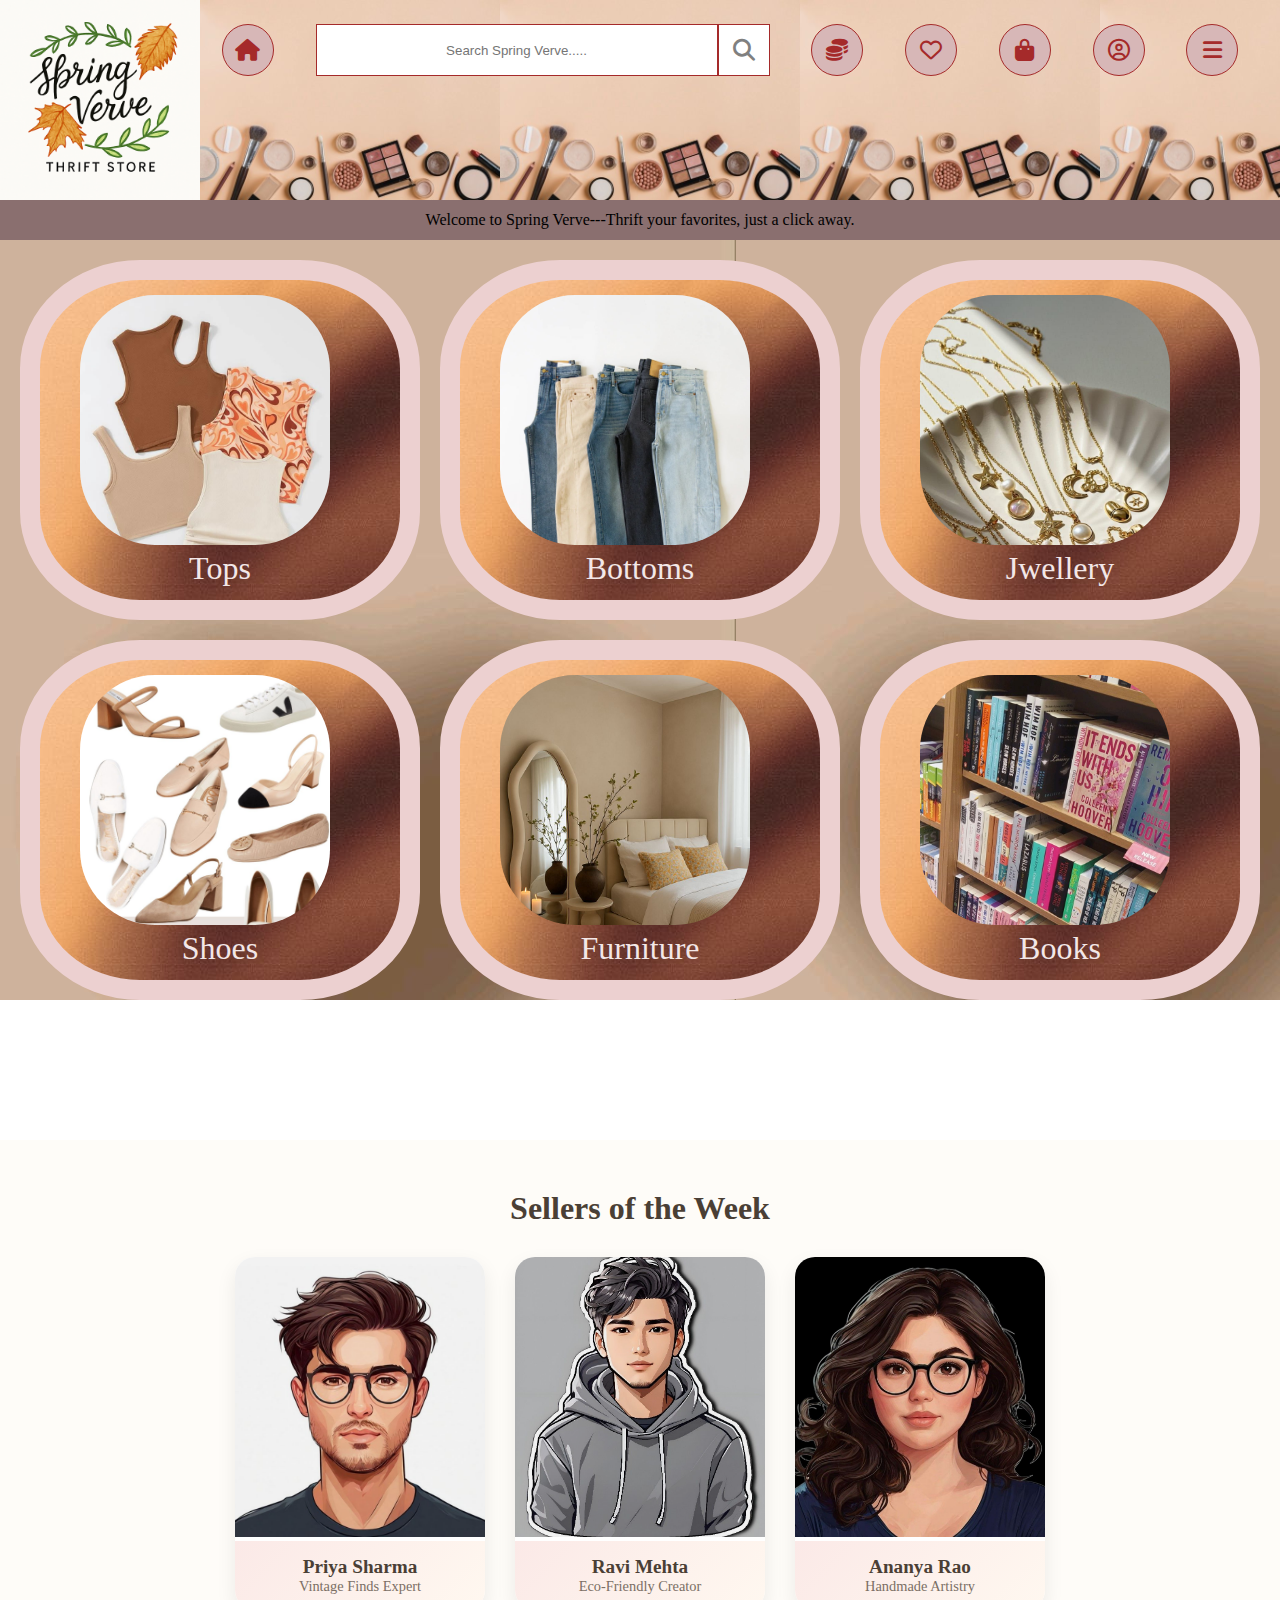
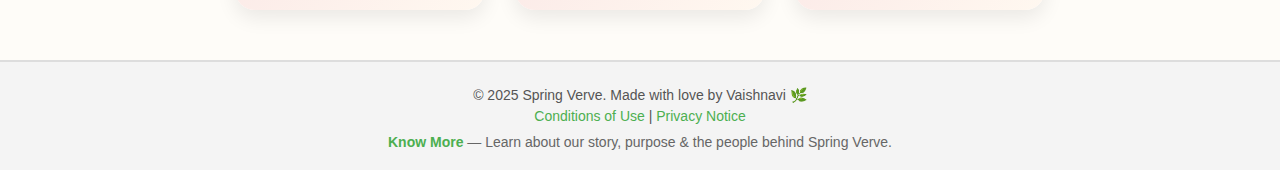
<file: index.html>
<!DOCTYPE html>
<html lang="en">
<head>
    <meta charset="UTF-8">
    <meta name="viewport" content="width=device-width, initial-scale=1.0">
    <title>Spring Verve</title>
    <link rel="stylesheet" href="https://cdnjs.cloudflare.com/ajax/libs/font-awesome/6.7.2/css/all.min.css" integrity="sha512-Evv84Mr4kqVGRNSgIGL/F/aIDqQb7xQ2vcrdIwxfjThSH8CSR7PBEakCr51Ck+w+/U6swU2Im1vVX0SVk9ABhg==" crossorigin="anonymous" referrerpolicy="no-referrer" />
    <link rel="stylesheet" href="style.css">
</head>
<body>
    <header>
        <div class="pannel1">
            <div class="image1">
                <img src="image.png" alt="Spring Verve Logo" class="logo">
            </div>
            <div class="image2" style="background-image: url(img1.jpg);">
                
                    <div class="home-icon  icon" >
                        <i class="fa-solid fa-house"></i>
                    </div>
                    <div class="searchbar">
                      <input placeholder="Search Spring Verve.....">
                      <div class="search-icon icon">
                         <i class="fa-solid fa-magnifying-glass"></i> 
                      </div> 
                    </div>
                    <div class="coin-icon icon">
                        <i class="fa-solid fa-coins"></i>
                    </div>
                    <div class="wishlist-icon icon">
                        <i class="fa-regular fa-heart"></i>
                    </div>
                    <div class="shooping-bag-icon icon">
                        <i class="fa-solid fa-bag-shopping"></i>
                     </div>
                    <div class="profile-icon icon">
                       <i class="fa-regular fa-circle-user"></i>
                    </div>
                    <div class="bars-icon icon">
                       <i class="fa-solid fa-bars"></i>
                    </div>
                                                
            </div>
        </div>
    </header>

    <div class="pannel-2-msg">
        <p id="msg">Welcome to Spring Verve---Thrift your favorites, just a click away.</p>
    </div>

    <div class="shop-section" id="shopSection"></div>

    <div id="productsSection"></div>

    <!-- <div class="pannel-3">Sellers of the week</div> -->

    <section class="sellers-section">
  <h2>Sellers of the Week</h2>
  <div class="sellers-container">
    
    <div class="seller-card">
      <img src="seller-1.jpg" alt="Seller 1">
      <div class="seller-info">
        <h3>Priya Sharma</h3>
        <p>Vintage Finds Expert</p>
      </div>
    </div>

    <div class="seller-card">
      <img src="people-2.jpg" alt="Seller 2">
      <div class="seller-info">
        <h3>Ravi Mehta</h3>
        <p>Eco-Friendly Creator</p>
      </div>
    </div>

    <div class="seller-card">
      <img src="people-3.jpg" alt="Seller 3">
      <div class="seller-info">
        <h3>Ananya Rao</h3>
        <p>Handmade Artistry</p>
      </div>
    </div>

  </div>
</section>


    <footer>
        <div class="fpannel-1">
            
            
            
            
        </div>
        <div class="fpannel-2">
           <div class="copyright">
            <p>&copy; 2025 Spring Verve. Made with love by Vaishnavi 🌿</p>
           <a href="#">Conditions of Use</a> | 
           <a href="#">Privacy Notice</a>
           </div>
           <div class="abt-us">
              <p class="footer-info">
                 <a href="#about">Know More</a> — Learn about our story, purpose & the people behind Spring Verve.
              </p>
           </div>
        </div>
    </footer>

    <script src="script.js"></script>
</body>
</html>
</file>
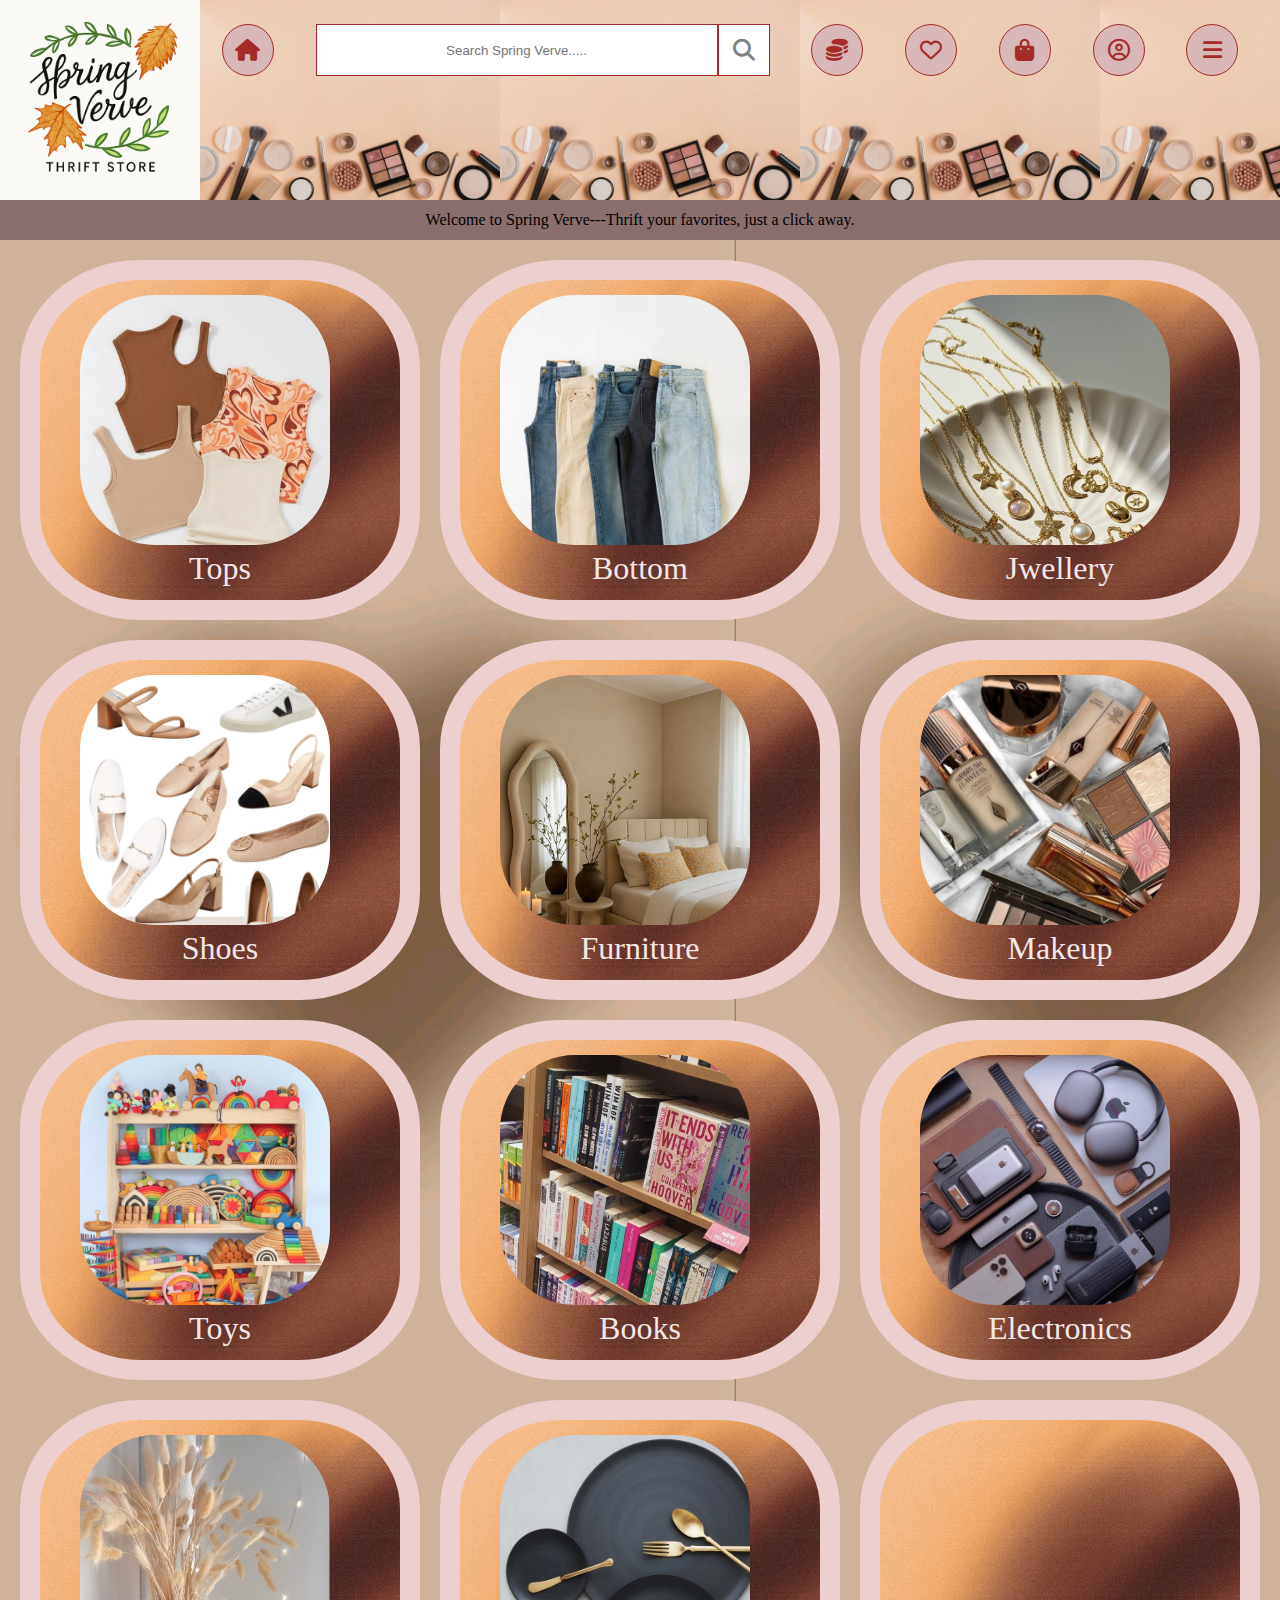
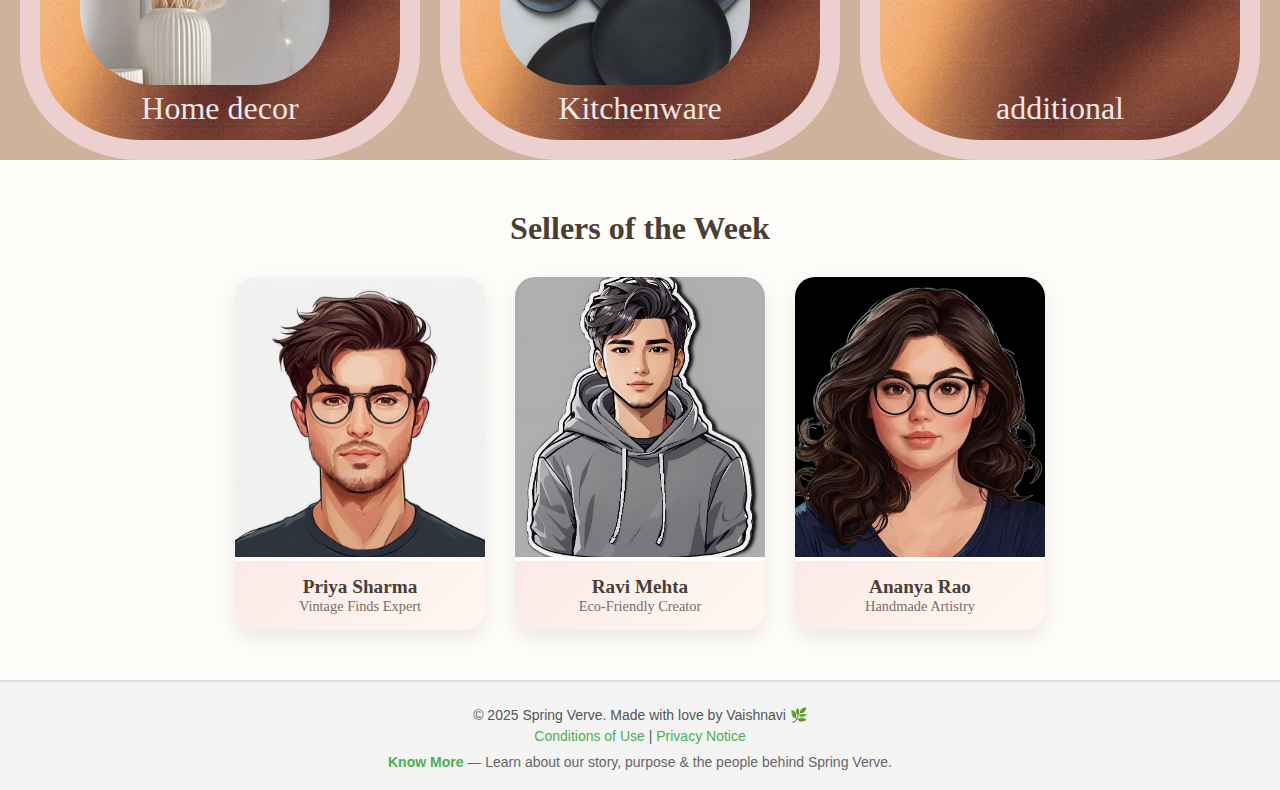
<file: Spring Verve/index.html>
<!DOCTYPE html>
<html lang="en">
<head>
    <meta charset="UTF-8">
    <meta name="viewport" content="width=device-width, initial-scale=1.0">
    <title>Spring Verve</title>
    <link rel="stylesheet" href="https://cdnjs.cloudflare.com/ajax/libs/font-awesome/6.7.2/css/all.min.css" integrity="sha512-Evv84Mr4kqVGRNSgIGL/F/aIDqQb7xQ2vcrdIwxfjThSH8CSR7PBEakCr51Ck+w+/U6swU2Im1vVX0SVk9ABhg==" crossorigin="anonymous" referrerpolicy="no-referrer" />
    <link rel="stylesheet" href="style.css">
</head>
<body>
    <header>
        <div class="pannel1">
            <div class="image1">
                <img src="image.png" alt="Spring Verve Logo" class="logo">
            </div>
            <div class="image2" style="background-image: url(img1.jpg);">
                
                    <div class="home-icon  icon" >
                        <i class="fa-solid fa-house"></i>
                    </div>
                    <div class="searchbar">
                      <input placeholder="Search Spring Verve.....">
                      <div class="search-icon icon">
                         <i class="fa-solid fa-magnifying-glass"></i> 
                      </div> 
                    </div>
                    <div class="coin-icon icon">
                        <i class="fa-solid fa-coins"></i>
                    </div>
                    <div class="wishlist-icon icon">
                        <i class="fa-regular fa-heart"></i>
                    </div>
                    <div class="shooping-bag-icon icon">
                        <i class="fa-solid fa-bag-shopping"></i>
                     </div>
                    <div class="profile-icon icon">
                       <i class="fa-regular fa-circle-user"></i>
                    </div>
                    <div class="bars-icon icon">
                       <i class="fa-solid fa-bars"></i>
                    </div>
                                                
            </div>
        </div>
    </header>

    <div class="pannel-2-msg">
        <p id="msg">Welcome to Spring Verve---Thrift your favorites, just a click away.</p>
    </div>

    <div class="shop-section">
        <div class="box">
            <div class="img" style="background-image: url(sv\ img\ tops.jpg);"></div>
            <p>Tops</p>
        </div>

        <div class="box">
            <div class="img" style="background-image: url(sv\ img\ bottom.jpg);"></div>
            <p>Bottom</p>
        </div>

        <div class="box">
            <div class="img" style="background-image: url(sv\ img\ jwellery.jpg);"></div>
            <p>Jwellery</p>
        </div>

        <div class="box">
            <div class="img" style="background-image: url(sv\ img\ shoes.jpg);"></div>
            <p>Shoes</p>
        </div>

        <div class="box">
            <div class="img" style="background-image: url(sv\ furniture.jpg);"></div>
            <p>Furniture</p>
        </div>

        <div class="box">
            <div class="img" style="background-image: url(sv\ makeup.png);"></div>
            <p>Makeup</p>
        </div>

        <div class="box">
            <div class="img" style="background-image: url(sv\ toys.jpg);"></div>
            <p>Toys</p>
        </div>

        <div class="box">
            <div class="img" style="background-image: url(sv\ books.jpg);"></div>
            <p>Books</p>
        </div>

        <div class="box">
            <div class="img" style="background-image: url(sv\ electronic.jpg);"></div>
            <p>Electronics</p>
        </div>

        <div class="box">
            <div class="img" style="background-image: url(home\ decor.jpg);"></div>
            <p>Home decor</p>
        </div>

        <div class="box">
            <div class="img" style="background-image: url(sv\ kitchenware.jpg);"></div>
            <p>Kitchenware</p>
        </div>

        <div class="box">
            <div class="img" ></div>
            <p>additional</p>
        </div>


    </div>

    <!-- <div class="pannel-3">Sellers of the week</div> -->

    <section class="sellers-section">
  <h2>Sellers of the Week</h2>
  <div class="sellers-container">
    
    <div class="seller-card">
      <img src="seller-1.jpg" alt="Seller 1">
      <div class="seller-info">
        <h3>Priya Sharma</h3>
        <p>Vintage Finds Expert</p>
      </div>
    </div>

    <div class="seller-card">
      <img src="people-2.jpg" alt="Seller 2">
      <div class="seller-info">
        <h3>Ravi Mehta</h3>
        <p>Eco-Friendly Creator</p>
      </div>
    </div>

    <div class="seller-card">
      <img src="people-3.jpg" alt="Seller 3">
      <div class="seller-info">
        <h3>Ananya Rao</h3>
        <p>Handmade Artistry</p>
      </div>
    </div>

  </div>
</section>


    <footer>
        <div class="fpannel-1">
            
            
            
            
        </div>
        <div class="fpannel-2">
           <div class="copyright">
            <p>&copy; 2025 Spring Verve. Made with love by Vaishnavi 🌿</p>
           <a href="#">Conditions of Use</a> | 
           <a href="#">Privacy Notice</a>
           </div>
           <div class="abt-us">
              <p class="footer-info">
                 <a href="#about">Know More</a> — Learn about our story, purpose & the people behind Spring Verve.
              </p>
           </div>
        </div>
    </footer>

</body>
</html>
</file>
<file: style.css>
*{
    margin: 0;
    padding: 0;
}
.image1{
    height: 200px;
    width: 200px;
}
.pannel1{
    display: flex;
}

.logo{
    height: 200px;
    width:200px;
}

.image2{
    height: 200px;
    width: 1400px;
    
    display: flex;
    align-items: center;
    justify-content: space-evenly;
    background-size: contain;
}

.searchbar{
    display: flex;
   
}
.search-icon {
    display: flex;
    justify-content: center;
    align-items: center;
    display: inline;
    width: 30px;
    border: 1px solid black;
    background-color: white;
    color: brown;
}

.searchbar input{
    height: 50px;
    width: 400px;
    border: 1px solid brown;
    text-align: center  ;
}

.icon{
    display: flex;
    justify-content: center;
    align-items: center;
    height: 50px;
    width: 50px;
    border-radius: 1.75rem;
    background-color: rgb(215, 183, 183);
    margin-right: 30px;
    margin-bottom: 100px;
    color: brown;
    font-size: 22px;
    border: 0.5px solid brown;
}

.home-icon{
    margin-left: 10px;
}
.search-icon{
    border: 1px solid brown;
    height: 50px;
    border-radius: 0;
    color:rgb(128, 128, 128);
    background-color: white;
}

.pannel-2-msg{
    background-color: rgb(138, 111, 111);
    height:40px;
    display: flex;
   justify-content: center;
   align-items: center;
}



.shop-section{
    display: flex;
    flex-wrap: wrap;
    justify-content: space-evenly;
    background-color: rgb(140, 75, 86);
    background-image: url(sv\ img-4.jpg);
   
}

.box{
    background-image: url(spring\ verveimg3.jpg);
    margin-top: 20px;
    height: 300px;
    width:300px;
    background-color: rgb(140, 75, 86);
    padding: 30px;
    color: rgb(243, 231, 231);
    font-size: 2rem;
    text-align: center;
    padding-top: 10px;
    padding-bottom: 10px;
    border:20px solid rgb(236, 208, 208) ;
    border-radius: 30%;
    background-color:rgb(140,75,86) ;
    
}
    
.box:hover{
    cursor: pointer;
    border: 20px solid white;
    background-color: rgba(128, 128, 128, 0.3);
    
}
.img{
    height: 250px;
    width: 250px;
    align-items: center;
    background-size: cover;
    margin: 5px;
    margin-left: 10px;
    border-radius: 30%;
}

.sellers-section {
  text-align: center;
  padding: 50px 20px;
  background: #fefcf8; /* soft beige backdrop */
}

.sellers-section h2 {
  font-family: 'Playfair Display', serif;
  font-size: 2rem;
  margin-bottom: 30px;
  color: #4a3f35; /* deep brown to match thrift vibe */
}

.sellers-container {
  display: flex;
  justify-content: center;
  gap: 30px;
  flex-wrap: wrap;
}

.seller-card {
  background: white;
  border-radius: 20px;
  box-shadow: 0px 8px 20px rgba(0,0,0,0.08);
  overflow: hidden;
  width: 250px;
  transition: transform 0.3s ease, box-shadow 0.3s ease;
  position: relative;
}

.seller-card:hover {
  transform: translateY(-10px);
  box-shadow: 0px 12px 25px rgba(0,0,0,0.15);
}

.seller-card img {
  width: 100%;
  height: 280px;
  object-fit: cover;
  filter: brightness(95%);
  transition: filter 0.3s ease;
}

.seller-card:hover img {
  filter: brightness(105%);
}

.seller-info {
  padding: 15px;
  background: linear-gradient(135deg, #fbe9e7, #fff8f0); /* soft peach-pink blend */
}

.seller-info h3 {
  margin: 0;
  font-size: 1.2rem;
  color: #4a3f35;
}

.seller-info p {
  font-size: 0.9rem;
  color: #7b6f65;
}

/* Footer panel container */
.fpannel-2 {
    background-color: #f4f4f4; /* Light grey background */
    padding: 20px;
    text-align: center;
    font-family: 'Segoe UI', Tahoma, Geneva, Verdana, sans-serif;
    border-top: 2px solid #ddd;
}

/* Copyright text */
.copyright {
    margin-bottom: 10px;
    font-size: 14px;
    color: #555;
}

.copyright p {
    margin: 5px 0;
}

.copyright a {
    color: #4CAF50; /* Green link */
    text-decoration: none;
    font-weight: 500;
}

.copyright a:hover {
    text-decoration: underline;
}

/* About us info */
.abt-us {
    margin-top: 10px;
    font-size: 14px;
    color: #666;
}

.abt-us a {
    color: #4CAF50;
    text-decoration: none;
    font-weight: 600;
}

.abt-us a:hover {
    text-decoration: underline;
}

/* Optional: make footer responsive */
@media (max-width: 600px) {
    .fpannel-2 {
        font-size: 13px;
        padding: 15px;
    }
}

#productsSection p{
    color: pink;
    font-size: 1.2rem;
    margin: 10px;
}

#productsSection{
    min-height: 100px;
    padding: 20px;
}

.product-card{
    background-color: #fff8f0;
    padding: 30px;
    margin: 40px auto;
    width: 80%;
    border-radius: 20px;
}

#productsSection p{
    font-size: 1.2rem;
    color:#4a3f35;
    margin:10px 0;
}
</file>
<file: Spring Verve/style.css>
*{
    margin: 0;
    padding: 0;
}
.image1{
    height: 200px;
    width: 200px;
}
.pannel1{
    display: flex;
}

.logo{
    height: 200px;
    width:200px;
}

.image2{
    height: 200px;
    width: 1400px;
    
    display: flex;
    align-items: center;
    justify-content: space-evenly;
    background-size: contain;
}

.searchbar{
    display: flex;
   
}
.search-icon {
    display: flex;
    justify-content: center;
    align-items: center;
    display: inline;
    width: 30px;
    border: 1px solid black;
    background-color: white;
    color: brown;
}

.searchbar input{
    height: 50px;
    width: 400px;
    border: 1px solid brown;
    text-align: center  ;
}

.icon{
    display: flex;
    justify-content: center;
    align-items: center;
    height: 50px;
    width: 50px;
    border-radius: 1.75rem;
    background-color: rgb(215, 183, 183);
    margin-right: 30px;
    margin-bottom: 100px;
    color: brown;
    font-size: 22px;
    border: 0.5px solid brown;
}

.home-icon{
    margin-left: 10px;
}
.search-icon{
    border: 1px solid brown;
    height: 50px;
    border-radius: 0;
    color:rgb(128, 128, 128);
    background-color: white;
}

.pannel-2-msg{
    background-color: rgb(138, 111, 111);
    height:40px;
    display: flex;
   justify-content: center;
   align-items: center;
}



.shop-section{
    display: flex;
    flex-wrap: wrap;
    justify-content: space-evenly;
    background-color: rgb(140, 75, 86);
    background-image: url(sv\ img-4.jpg);
   
}

.box{
    background-image: url(spring\ verveimg3.jpg);
    margin-top: 20px;
    height: 300px;
    width:300px;
    background-color: rgb(140, 75, 86);
    padding: 30px;
    color: rgb(243, 231, 231);
    font-size: 2rem;
    text-align: center;
    padding-top: 10px;
    padding-bottom: 10px;
    border:20px solid rgb(236, 208, 208) ;
    border-radius: 30%;
    background-color:rgb(140,75,86) ;
    
}
    
.box:hover{
    cursor: pointer;
    border: 20px solid white;
    background-color: rgba(128, 128, 128, 0.3);
    
}
.img{
    height: 250px;
    width: 250px;
    align-items: center;
    background-size: cover;
    margin: 5px;
    margin-left: 10px;
    border-radius: 30%;
}

.sellers-section {
  text-align: center;
  padding: 50px 20px;
  background: #fefcf8; /* soft beige backdrop */
}

.sellers-section h2 {
  font-family: 'Playfair Display', serif;
  font-size: 2rem;
  margin-bottom: 30px;
  color: #4a3f35; /* deep brown to match thrift vibe */
}

.sellers-container {
  display: flex;
  justify-content: center;
  gap: 30px;
  flex-wrap: wrap;
}

.seller-card {
  background: white;
  border-radius: 20px;
  box-shadow: 0px 8px 20px rgba(0,0,0,0.08);
  overflow: hidden;
  width: 250px;
  transition: transform 0.3s ease, box-shadow 0.3s ease;
  position: relative;
}

.seller-card:hover {
  transform: translateY(-10px);
  box-shadow: 0px 12px 25px rgba(0,0,0,0.15);
}

.seller-card img {
  width: 100%;
  height: 280px;
  object-fit: cover;
  filter: brightness(95%);
  transition: filter 0.3s ease;
}

.seller-card:hover img {
  filter: brightness(105%);
}

.seller-info {
  padding: 15px;
  background: linear-gradient(135deg, #fbe9e7, #fff8f0); /* soft peach-pink blend */
}

.seller-info h3 {
  margin: 0;
  font-size: 1.2rem;
  color: #4a3f35;
}

.seller-info p {
  font-size: 0.9rem;
  color: #7b6f65;
}

/* Footer panel container */
.fpannel-2 {
    background-color: #f4f4f4; /* Light grey background */
    padding: 20px;
    text-align: center;
    font-family: 'Segoe UI', Tahoma, Geneva, Verdana, sans-serif;
    border-top: 2px solid #ddd;
}

/* Copyright text */
.copyright {
    margin-bottom: 10px;
    font-size: 14px;
    color: #555;
}

.copyright p {
    margin: 5px 0;
}

.copyright a {
    color: #4CAF50; /* Green link */
    text-decoration: none;
    font-weight: 500;
}

.copyright a:hover {
    text-decoration: underline;
}

/* About us info */
.abt-us {
    margin-top: 10px;
    font-size: 14px;
    color: #666;
}

.abt-us a {
    color: #4CAF50;
    text-decoration: none;
    font-weight: 600;
}

.abt-us a:hover {
    text-decoration: underline;
}

/* Optional: make footer responsive */
@media (max-width: 600px) {
    .fpannel-2 {
        font-size: 13px;
        padding: 15px;
    }
}
</file>
